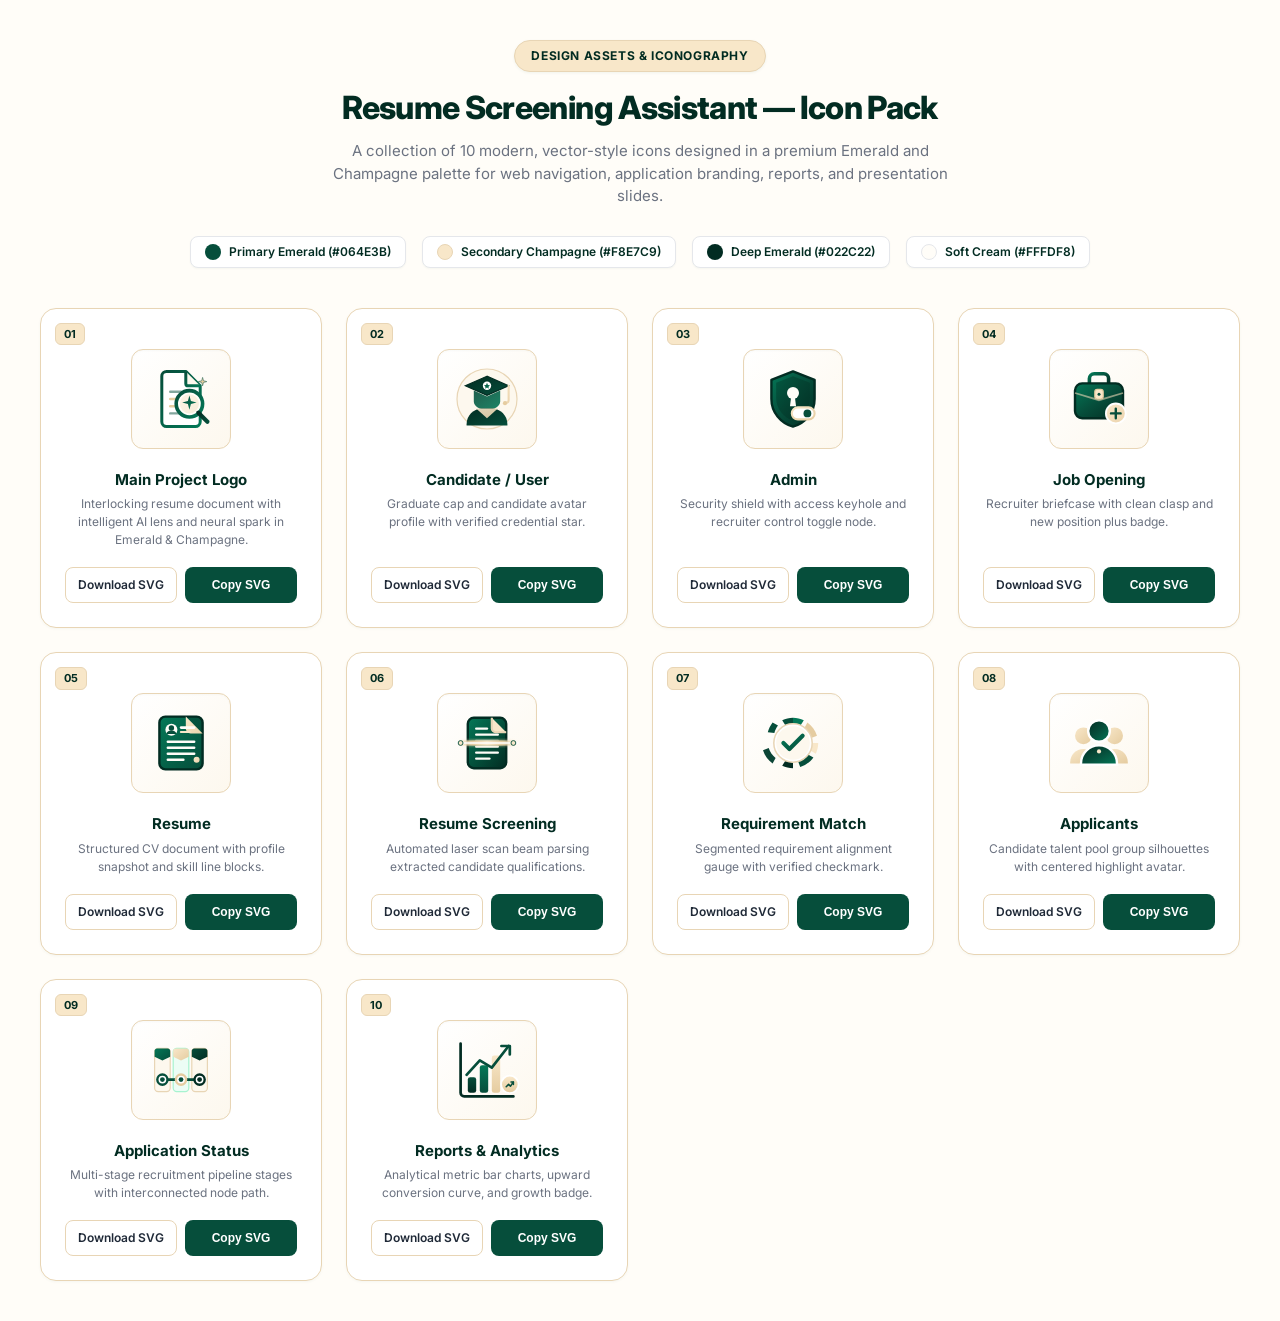
<file: frontend/static/assets/icons/icon_pack_showcase.html>
<!DOCTYPE html>
<html lang="en">
<head>
  <meta charset="UTF-8">
  <meta name="viewport" content="width=device-width, initial-scale=1.0">
  <title>Resume Screening Assistant — Official Icon Pack</title>
  <link rel="preconnect" href="https://fonts.googleapis.com">
  <link rel="preconnect" href="https://fonts.gstatic.com" crossorigin>
  <link href="https://fonts.googleapis.com/css2?family=Inter:wght@400;500;600;700;800&display=swap" rel="stylesheet">
  <style>
    :root {
      --primary-emerald: #064e3b;
      --secondary-champagne: #f8e7c9;
      --deep-emerald: #022c22;
      --soft-cream: #fffdf8;
      --bg-page: #fffdf8;
      --bg-card: #ffffff;
      --border-color: #e5e7eb;
      --champagne-border: #e8d5b5;
      --text-heading: #022c22;
      --text-body: #1f2937;
      --text-muted: #6b7280;
    }

    * {
      box-sizing: border-box;
      margin: 0;
      padding: 0;
    }

    body {
      font-family: 'Inter', -apple-system, BlinkMacSystemFont, sans-serif;
      background-color: var(--bg-page);
      color: var(--text-body);
      padding: 40px 24px;
      line-height: 1.5;
    }

    .container {
      max-width: 1200px;
      margin: 0 auto;
    }

    .header-box {
      text-align: center;
      margin-bottom: 40px;
    }

    .header-badge {
      display: inline-block;
      padding: 6px 16px;
      border-radius: 9999px;
      background-color: var(--secondary-champagne);
      color: var(--deep-emerald);
      font-size: 12px;
      font-weight: 700;
      text-transform: uppercase;
      letter-spacing: 0.05em;
      margin-bottom: 12px;
      border: 1px solid var(--champagne-border);
      box-shadow: 0 1px 3px rgba(6, 78, 59, 0.06);
    }

    .header-title {
      font-size: 32px;
      font-weight: 800;
      color: var(--text-heading);
      letter-spacing: -0.02em;
      margin-bottom: 8px;
    }

    .header-subtitle {
      font-size: 15px;
      color: var(--text-muted);
      max-width: 650px;
      margin: 0 auto;
    }

    .palette-strip {
      display: flex;
      justify-content: center;
      gap: 16px;
      margin: 28px 0 36px 0;
      flex-wrap: wrap;
    }

    .color-swatch {
      display: flex;
      align-items: center;
      gap: 8px;
      background: white;
      padding: 6px 14px;
      border-radius: 8px;
      border: 1px solid var(--border-color);
      font-size: 12px;
      font-weight: 600;
      color: var(--text-heading);
      box-shadow: 0 1px 2px rgba(6, 78, 59, 0.04);
    }

    .color-circle {
      width: 16px;
      height: 16px;
      border-radius: 50%;
    }

    .color-primary-emerald {
      background-color: var(--primary-emerald);
    }

    .color-secondary-champagne {
      background-color: var(--secondary-champagne);
      border: 1px solid var(--champagne-border);
    }

    .color-deep-emerald {
      background-color: var(--deep-emerald);
    }

    .color-soft-cream {
      background-color: var(--soft-cream);
      border: 1px solid #e5e7eb;
    }

    .icons-grid {
      display: grid;
      grid-template-columns: repeat(auto-fill, minmax(260px, 1fr));
      gap: 24px;
    }

    .icon-card {
      background: var(--bg-card);
      border: 1.5px solid var(--champagne-border);
      border-radius: 16px;
      padding: 24px;
      display: flex;
      flex-direction: column;
      align-items: center;
      text-align: center;
      transition: all 0.2s ease;
      position: relative;
      box-shadow: 0 1px 3px rgba(6, 78, 59, 0.04);
    }

    .icon-card:hover {
      transform: translateY(-3px);
      box-shadow: 0 12px 25px -5px rgba(6, 78, 59, 0.12), 0 0 0 1px var(--champagne-border);
    }

    .icon-index-tag {
      position: absolute;
      top: 14px;
      left: 14px;
      font-size: 11px;
      font-weight: 700;
      color: var(--deep-emerald);
      background: var(--secondary-champagne);
      border: 1px solid var(--champagne-border);
      padding: 2px 8px;
      border-radius: 6px;
    }

    .icon-preview-wrap {
      width: 100px;
      height: 100px;
      display: flex;
      align-items: center;
      justify-content: center;
      margin: 16px 0 20px 0;
      background: linear-gradient(135deg, #ffffff, #fdf8ee);
      border-radius: 12px;
      border: 1px solid var(--champagne-border);
      padding: 10px;
      box-shadow: inset 0 1px 2px rgba(6, 78, 59, 0.03);
    }

    .icon-preview-wrap img, .icon-preview-wrap svg {
      width: 72px;
      height: 72px;
    }

    .icon-name {
      font-size: 15px;
      font-weight: 700;
      color: var(--text-heading);
      margin-bottom: 4px;
    }

    .icon-desc {
      font-size: 12px;
      color: var(--text-muted);
      margin-bottom: 18px;
      min-height: 36px;
    }

    .icon-actions {
      display: flex;
      gap: 8px;
      width: 100%;
      margin-top: auto;
    }

    .btn {
      flex: 1;
      padding: 8px 12px;
      border-radius: 8px;
      font-size: 12px;
      font-weight: 600;
      cursor: pointer;
      text-decoration: none;
      display: inline-flex;
      align-items: center;
      justify-content: center;
      gap: 6px;
      transition: all 0.15s ease;
      border: 1px solid transparent;
    }

    .btn-primary {
      background-color: var(--primary-emerald);
      color: white;
    }
    .btn-primary:hover {
      background-color: #047857;
      box-shadow: 0 3px 8px rgba(6, 78, 59, 0.25);
    }

    .btn-secondary {
      background-color: #ffffff;
      border-color: var(--champagne-border);
      color: var(--text-body);
    }
    .btn-secondary:hover {
      background-color: #fdf8ee;
      border-color: var(--primary-emerald);
      color: var(--primary-emerald);
    }

    .toast {
      position: fixed;
      bottom: 24px;
      right: 24px;
      background: var(--deep-emerald);
      color: var(--secondary-champagne);
      border: 1px solid var(--champagne-border);
      padding: 12px 20px;
      border-radius: 8px;
      font-size: 13px;
      font-weight: 600;
      display: none;
      box-shadow: 0 10px 20px rgba(6, 78, 59, 0.2);
      z-index: 1000;
    }
  </style>
</head>
<body>

<div class="container">
  <div class="header-box">
    <div class="header-badge">Design Assets &amp; Iconography</div>
    <h1 class="header-title">Resume Screening Assistant — Icon Pack</h1>
    <p class="header-subtitle">
      A collection of 10 modern, vector-style icons designed in a premium Emerald and Champagne palette for web navigation, application branding, reports, and presentation slides.
    </p>

    <div class="palette-strip">
      <div class="color-swatch">
        <div class="color-circle color-primary-emerald"></div>
        <span>Primary Emerald (#064E3B)</span>
      </div>
      <div class="color-swatch">
        <div class="color-circle color-secondary-champagne"></div>
        <span>Secondary Champagne (#F8E7C9)</span>
      </div>
      <div class="color-swatch">
        <div class="color-circle color-deep-emerald"></div>
        <span>Deep Emerald (#022C22)</span>
      </div>
      <div class="color-swatch">
        <div class="color-circle color-soft-cream"></div>
        <span>Soft Cream (#FFFDF8)</span>
      </div>
    </div>
  </div>

  <div class="icons-grid">
    <!-- 01. Main Logo -->
    <div class="icon-card">
      <span class="icon-index-tag">01</span>
      <div class="icon-preview-wrap">
        <img src="01-main-logo.svg" alt="Main Project Logo">
      </div>
      <h3 class="icon-name">Main Project Logo</h3>
      <p class="icon-desc">Interlocking resume document with intelligent AI lens and neural spark in Emerald &amp; Champagne.</p>
      <div class="icon-actions">
        <a href="01-main-logo.svg" download class="btn btn-secondary">Download SVG</a>
        <button class="btn btn-primary" onclick="copySVG('01-main-logo.svg')">Copy SVG</button>
      </div>
    </div>

    <!-- 02. Candidate/User -->
    <div class="icon-card">
      <span class="icon-index-tag">02</span>
      <div class="icon-preview-wrap">
        <img src="02-candidate-user.svg" alt="Candidate Portal">
      </div>
      <h3 class="icon-name">Candidate / User</h3>
      <p class="icon-desc">Graduate cap and candidate avatar profile with verified credential star.</p>
      <div class="icon-actions">
        <a href="02-candidate-user.svg" download class="btn btn-secondary">Download SVG</a>
        <button class="btn btn-primary" onclick="copySVG('02-candidate-user.svg')">Copy SVG</button>
      </div>
    </div>

    <!-- 03. Admin -->
    <div class="icon-card">
      <span class="icon-index-tag">03</span>
      <div class="icon-preview-wrap">
        <img src="03-admin.svg" alt="Admin Portal">
      </div>
      <h3 class="icon-name">Admin</h3>
      <p class="icon-desc">Security shield with access keyhole and recruiter control toggle node.</p>
      <div class="icon-actions">
        <a href="03-admin.svg" download class="btn btn-secondary">Download SVG</a>
        <button class="btn btn-primary" onclick="copySVG('03-admin.svg')">Copy SVG</button>
      </div>
    </div>

    <!-- 04. Job Opening -->
    <div class="icon-card">
      <span class="icon-index-tag">04</span>
      <div class="icon-preview-wrap">
        <img src="04-job-opening.svg" alt="Job Opening">
      </div>
      <h3 class="icon-name">Job Opening</h3>
      <p class="icon-desc">Recruiter briefcase with clean clasp and new position plus badge.</p>
      <div class="icon-actions">
        <a href="04-job-opening.svg" download class="btn btn-secondary">Download SVG</a>
        <button class="btn btn-primary" onclick="copySVG('04-job-opening.svg')">Copy SVG</button>
      </div>
    </div>

    <!-- 05. Resume -->
    <div class="icon-card">
      <span class="icon-index-tag">05</span>
      <div class="icon-preview-wrap">
        <img src="05-resume.svg" alt="Resume Document">
      </div>
      <h3 class="icon-name">Resume</h3>
      <p class="icon-desc">Structured CV document with profile snapshot and skill line blocks.</p>
      <div class="icon-actions">
        <a href="05-resume.svg" download class="btn btn-secondary">Download SVG</a>
        <button class="btn btn-primary" onclick="copySVG('05-resume.svg')">Copy SVG</button>
      </div>
    </div>

    <!-- 06. Resume Screening -->
    <div class="icon-card">
      <span class="icon-index-tag">06</span>
      <div class="icon-preview-wrap">
        <img src="06-resume-screening.svg" alt="Resume Screening">
      </div>
      <h3 class="icon-name">Resume Screening</h3>
      <p class="icon-desc">Automated laser scan beam parsing extracted candidate qualifications.</p>
      <div class="icon-actions">
        <a href="06-resume-screening.svg" download class="btn btn-secondary">Download SVG</a>
        <button class="btn btn-primary" onclick="copySVG('06-resume-screening.svg')">Copy SVG</button>
      </div>
    </div>

    <!-- 07. Job Requirement Match -->
    <div class="icon-card">
      <span class="icon-index-tag">07</span>
      <div class="icon-preview-wrap">
        <img src="07-job-requirement-match.svg" alt="Job Requirement Match">
      </div>
      <h3 class="icon-name">Requirement Match</h3>
      <p class="icon-desc">Segmented requirement alignment gauge with verified checkmark.</p>
      <div class="icon-actions">
        <a href="07-job-requirement-match.svg" download class="btn btn-secondary">Download SVG</a>
        <button class="btn btn-primary" onclick="copySVG('07-job-requirement-match.svg')">Copy SVG</button>
      </div>
    </div>

    <!-- 08. Applicants -->
    <div class="icon-card">
      <span class="icon-index-tag">08</span>
      <div class="icon-preview-wrap">
        <img src="08-applicants.svg" alt="Applicants Group">
      </div>
      <h3 class="icon-name">Applicants</h3>
      <p class="icon-desc">Candidate talent pool group silhouettes with centered highlight avatar.</p>
      <div class="icon-actions">
        <a href="08-applicants.svg" download class="btn btn-secondary">Download SVG</a>
        <button class="btn btn-primary" onclick="copySVG('08-applicants.svg')">Copy SVG</button>
      </div>
    </div>

    <!-- 09. Application Status -->
    <div class="icon-card">
      <span class="icon-index-tag">09</span>
      <div class="icon-preview-wrap">
        <img src="09-application-status.svg" alt="Application Status">
      </div>
      <h3 class="icon-name">Application Status</h3>
      <p class="icon-desc">Multi-stage recruitment pipeline stages with interconnected node path.</p>
      <div class="icon-actions">
        <a href="09-application-status.svg" download class="btn btn-secondary">Download SVG</a>
        <button class="btn btn-primary" onclick="copySVG('09-application-status.svg')">Copy SVG</button>
      </div>
    </div>

    <!-- 10. Reports & Analytics -->
    <div class="icon-card">
      <span class="icon-index-tag">10</span>
      <div class="icon-preview-wrap">
        <img src="10-reports-analytics.svg" alt="Reports & Analytics">
      </div>
      <h3 class="icon-name">Reports & Analytics</h3>
      <p class="icon-desc">Analytical metric bar charts, upward conversion curve, and growth badge.</p>
      <div class="icon-actions">
        <a href="10-reports-analytics.svg" download class="btn btn-secondary">Download SVG</a>
        <button class="btn btn-primary" onclick="copySVG('10-reports-analytics.svg')">Copy SVG</button>
      </div>
    </div>
  </div>
</div>

<div class="toast" id="toast-msg">SVG code copied to clipboard!</div>

<script>
  async function copySVG(filename) {
    try {
      const res = await fetch(filename);
      const text = await res.text();
      await navigator.clipboard.writeText(text);
      const toast = document.getElementById('toast-msg');
      toast.style.display = 'block';
      setTimeout(() => { toast.style.display = 'none'; }, 2500);
    } catch (e) {
      alert('Could not copy SVG: ' + e.message);
    }
  }
</script>

</body>
</html>
</file>
